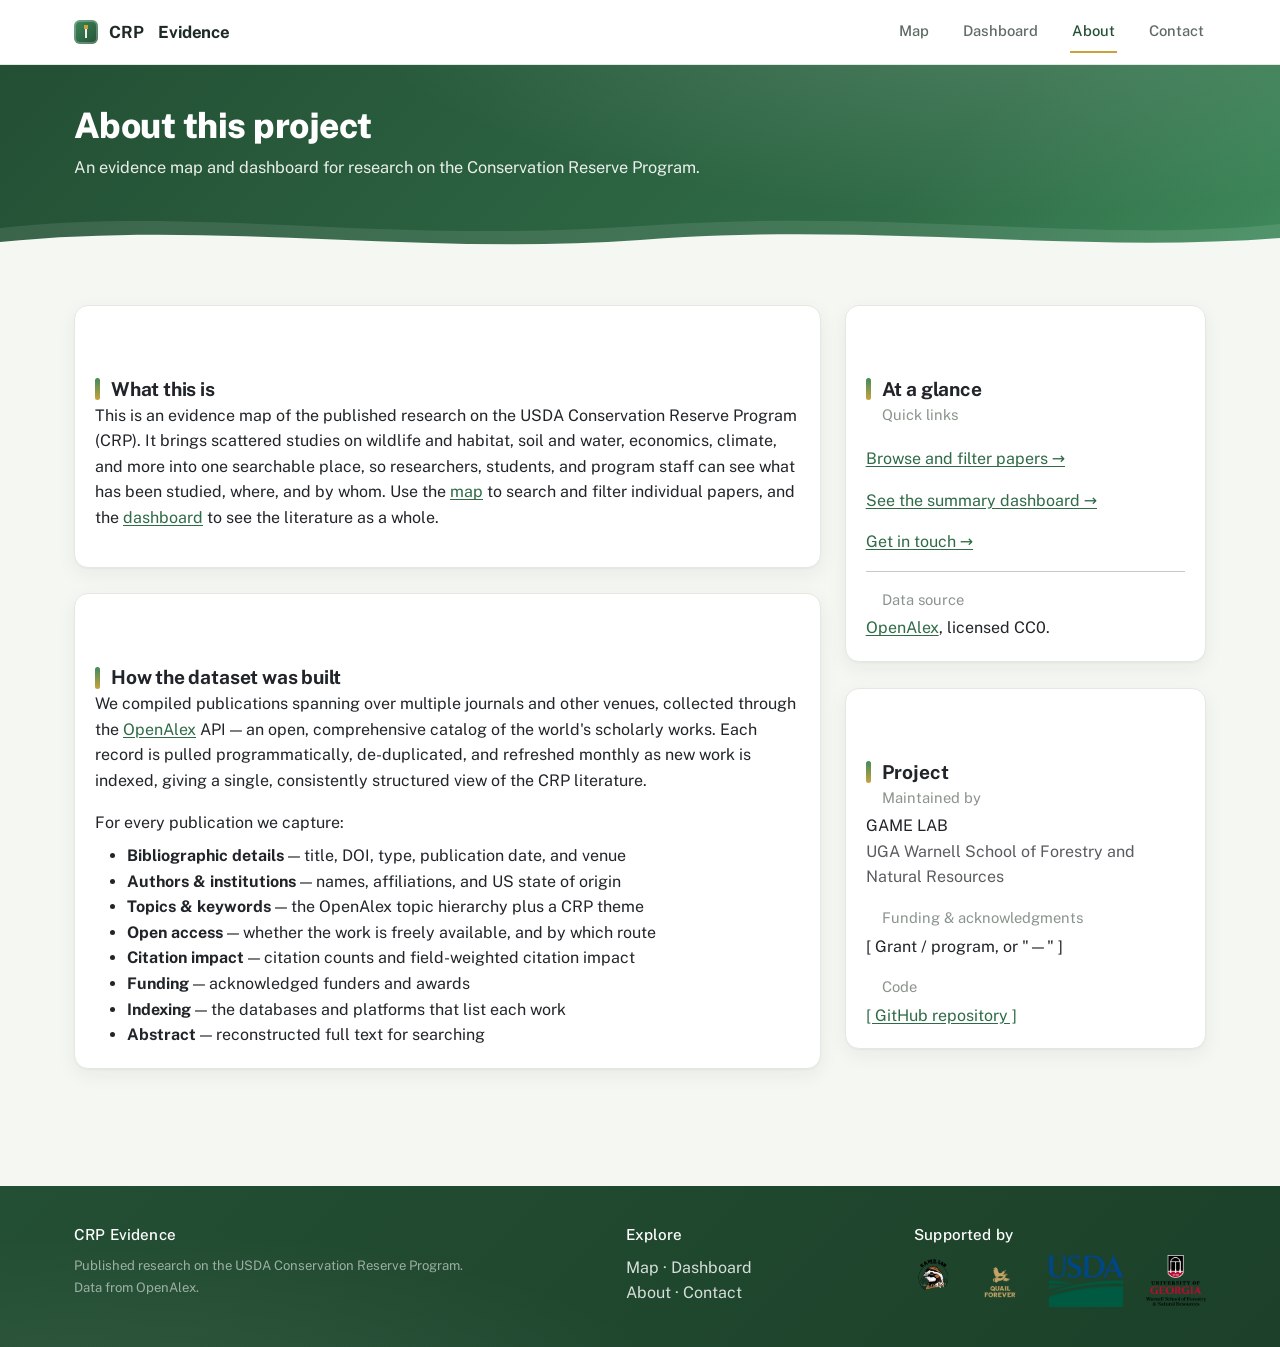
<file: about.html>
<!DOCTYPE html>
<html lang="en">
<head>
    <meta charset="UTF-8" />
    <meta name="viewport" content="width=device-width, initial-scale=1" />
    <title>About — CRP Evidence</title>
    <link rel="preconnect" href="https://fonts.googleapis.com">
    <link rel="preconnect" href="https://fonts.gstatic.com" crossorigin>
    <link href="https://fonts.googleapis.com/css2?family=Public+Sans:wght@400;500;600;700&display=swap" rel="stylesheet">
    <link href="https://cdn.jsdelivr.net/npm/bootstrap@5.3.0/dist/css/bootstrap.min.css" rel="stylesheet" />
    <link href="styles.css" rel="stylesheet" />
</head>
<body>

    <nav class="crp-nav">
        <div class="inner">
            <a class="crp-brand" href="index.html"><span class="mark"></span> CRP&nbsp;<span class="full">Evidence</span></a>
            <a class="link" href="index.html">Map</a>
            <a class="link" href="dashboard.html">Dashboard</a>
            <a class="link active" href="about.html">About</a>
            <a class="link" href="contact.html">Contact</a>
        </div>
    </nav>

    <header class="page-head">
        <div class="inner">
            <h1>About this project</h1>
            <p>An evidence map and dashboard for research on the Conservation Reserve Program.</p>
        </div>
    </header>

    <div class="wrap">
        <div class="row">
            <div class="col-lg-8">

                <!-- ==== WHAT THIS IS ===========================================
                     Replace the sample paragraph below with your own description. -->
                <div class="card"><div class="card-body">
                    <h2 class="section-title">What this is</h2>
                    <!-- <p class="text-muted" style="font-size:.85rem">Sample text — replace with your own.</p> -->
                    <p>This is an evidence map of the published research on the USDA
                       Conservation Reserve Program (CRP). It brings scattered studies on wildlife and
                       habitat, soil and water, economics, climate, and more into one searchable place,
                       so researchers, students, and program staff can see what has been studied, where,
                       and by whom. Use the <a href="index.html">map</a> to search and filter individual
                       papers, and the <a href="dashboard.html">dashboard</a> to see the literature as a
                       whole.</p>
                </div></div>

                <!-- ==== THE DATASET ============================================
                     Fill in [X] / [N]; the captured-information list is accurate. -->
                <div class="card"><div class="card-body">
                    <h2 class="section-title">How the dataset was built</h2>
                    <p>We compiled publications spanning
                       over multiple journals and other venues, collected through the
                       <a href="https://openalex.org" target="_blank" rel="noopener">OpenAlex</a> API —
                       an open, comprehensive catalog of the world's scholarly works. Each record is
                       pulled programmatically, de-duplicated, and refreshed monthly as new work is indexed,
                       giving a single, consistently structured view of the CRP literature.</p>

                    <p class="mb-2">For every publication we capture:</p>
                    <ul class="mb-0">
                        <li><strong>Bibliographic details</strong> — title, DOI, type, publication date, and venue</li>
                        <li><strong>Authors &amp; institutions</strong> — names, affiliations, and US state of origin</li>
                        <li><strong>Topics &amp; keywords</strong> — the OpenAlex topic hierarchy plus a CRP theme</li>
                        <li><strong>Open access</strong> — whether the work is freely available, and by which route</li>
                        <li><strong>Citation impact</strong> — citation counts and field-weighted citation impact</li>
                        <li><strong>Funding</strong> — acknowledged funders and awards</li>
                        <li><strong>Indexing</strong> — the databases and platforms that list each work</li>
                        <li><strong>Abstract</strong> — reconstructed full text for searching</li>
                    </ul>
                </div></div>

            </div>

            <div class="col-lg-4">
                <div class="card"><div class="card-body">
                    <h2 class="section-title">At a glance</h2>
                    <p class="section-sub">Quick links</p>
                    <p><a href="index.html">Browse and filter papers →</a></p>
                    <p><a href="dashboard.html">See the summary dashboard →</a></p>
                    <p><a href="contact.html">Get in touch →</a></p>
                    <hr>
                    <p class="section-sub mb-1">Data source</p>
                    <p class="mb-0"><a href="https://openalex.org" target="_blank" rel="noopener">OpenAlex</a>,
                       licensed CC0.</p>
                </div></div>

                <!-- EDIT these placeholders with your project details -->
                <div class="card"><div class="card-body">
                    <h2 class="section-title">Project</h2>
                    <p class="section-sub mb-1">Maintained by</p>
                    <p class="mb-3">GAME LAB<br><span class="text-muted">UGA Warnell School of Forestry and Natural Resources </span></p>

                    <p class="section-sub mb-1">Funding &amp; acknowledgments</p>
                    <p class="mb-3">[ Grant / program, or "—" ]</p>

                    <p class="section-sub mb-1">Code</p>
                    <p class="mb-0"><a href="#">[ GitHub repository ]</a></p>
                </div></div>
            </div>
        </div>
    </div>

    <footer class="crp-footer">
        <div class="inner">
            <div>
                <h4>CRP Evidence</h4>
                <div class="muted">Published research on the USDA Conservation Reserve Program.<br>Data from OpenAlex.</div>
            </div>
            <div>
                <h4>Explore</h4>
                <div><a href="index.html">Map</a> · <a href="dashboard.html">Dashboard</a></div>
                <div><a href="about.html">About</a> · <a href="contact.html">Contact</a></div>
            </div>
            <!-- ==== SPONSOR LOGOS ==========================================
                 Put logo files in the /logos subfolder; update each src and alt.
                 Add or remove a .logo-chip to match how many you have (3-4).
                 Transparent PNG or SVG looks best on the chips. -->
            <div>
                <h4>Supported by</h4>
                <div class="foot-logos">
                    <span class="logo-chip"><img src="logos/logo-1.png" alt="[ Institution 1 ]"></span>
                    <span class="logo-chip"><img src="logos/logo-2.png" alt="[ Institution 2 ]"></span>
                    <span class="logo-chip"><img src="logos/logo-3.png" alt="[ Institution 3 ]"></span>
                    <span class="logo-chip"><img src="logos/logo-4.png" alt="[ Institution 4 ]"></span>
                </div>
            </div>
        </div>
    </footer>

    <script src="https://cdn.jsdelivr.net/npm/bootstrap@5.3.0/dist/js/bootstrap.bundle.min.js"></script>
</body>
</html>
</file>
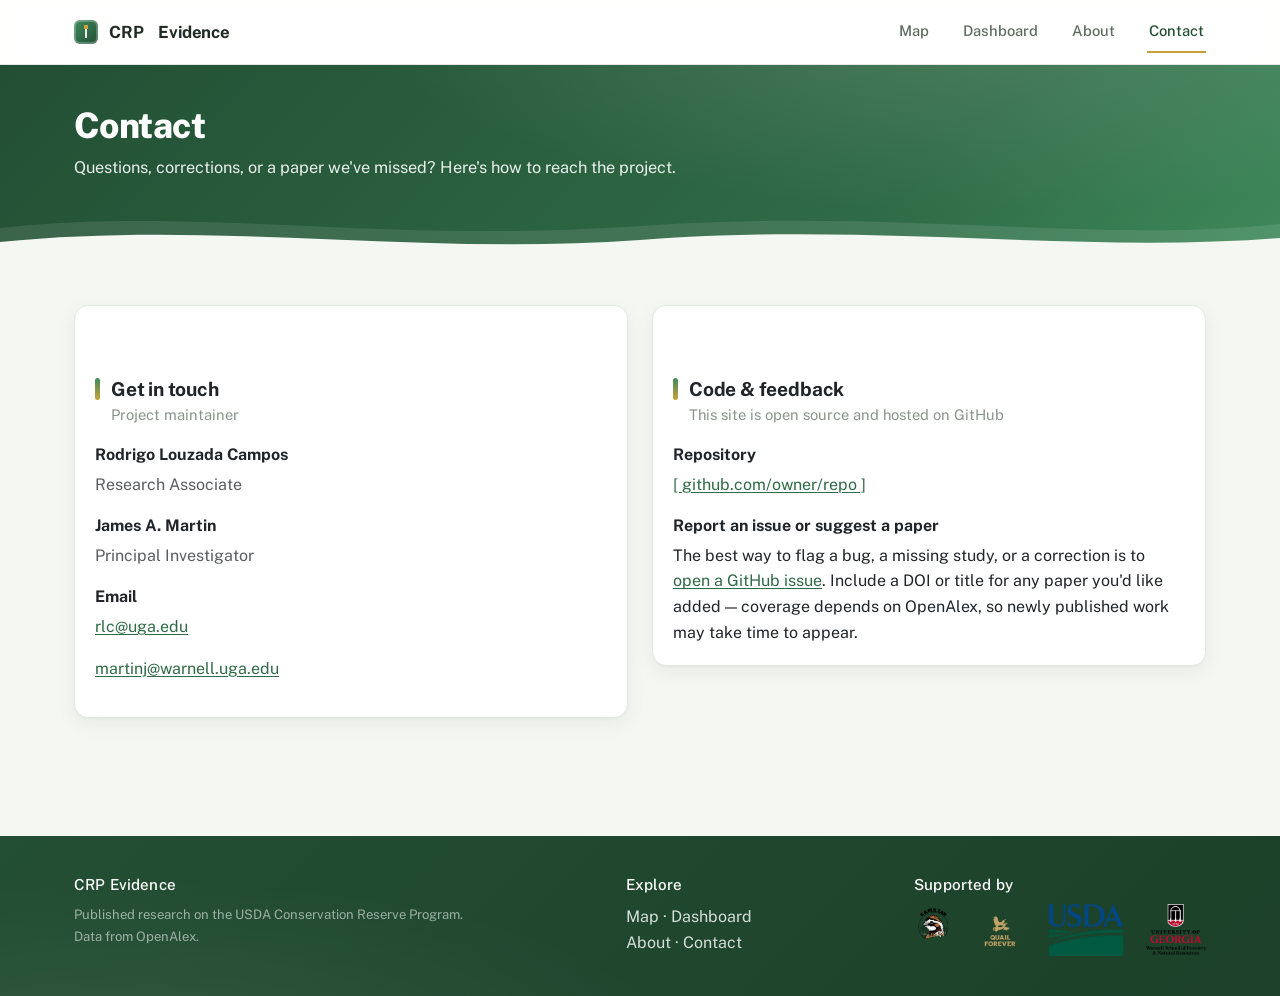
<file: contact.html>
<!DOCTYPE html>
<html lang="en">
<head>
    <meta charset="UTF-8" />
    <meta name="viewport" content="width=device-width, initial-scale=1" />
    <title>Contact — CRP Evidence</title>
    <link rel="preconnect" href="https://fonts.googleapis.com">
    <link rel="preconnect" href="https://fonts.gstatic.com" crossorigin>
    <link href="https://fonts.googleapis.com/css2?family=Public+Sans:wght@400;500;600;700&display=swap" rel="stylesheet">
    <link href="https://cdn.jsdelivr.net/npm/bootstrap@5.3.0/dist/css/bootstrap.min.css" rel="stylesheet" />
    <link href="styles.css" rel="stylesheet" />
</head>
<body>

    <nav class="crp-nav">
        <div class="inner">
            <a class="crp-brand" href="index.html"><span class="mark"></span> CRP&nbsp;<span class="full">Evidence</span></a>
            <a class="link" href="index.html">Map</a>
            <a class="link" href="dashboard.html">Dashboard</a>
            <a class="link" href="about.html">About</a>
            <a class="link active" href="contact.html">Contact</a>
        </div>
    </nav>

    <header class="page-head">
        <div class="inner">
            <h1>Contact</h1>
            <p>Questions, corrections, or a paper we've missed? Here's how to reach the project.</p>
        </div>
    </header>

    <div class="wrap">
        <div class="row">

            <!-- EDIT all placeholder values below. This site is hosted statically
                 (GitHub Pages), so there is no contact form / backend. -->
            <div class="col-lg-6">
                <div class="card"><div class="card-body">
    <h2 class="section-title">Get in touch</h2>
    <p class="section-sub mb-3">Project maintainer</p>

    <p class="mb-1"><strong>Rodrigo Louzada Campos</strong></p>
    <p class="text-muted mb-3">Research Associate</p>

    <p class="mb-1"><strong>James A. Martin</strong></p>
    <p class="text-muted mb-3">Principal Investigator</p>

    <p class="mb-1"><strong>Email</strong></p>
    <p class="mb-3"><a href="mailto:[rlc@uga.edu]">rlc@uga.edu</a></p>
    <p class="mb-3"><a href="mailto:[martinj@warnell.uga.edu]">martinj@warnell.uga.edu</a></p>

    <!--<p class="mb-1"><strong>Website</strong></p>
    <p class="mb-0"><a href="#">[ project or lab website ]</a></p>  -->
</div></div>
            </div>

            <div class="col-lg-6">
                <div class="card"><div class="card-body">
                    <h2 class="section-title">Code &amp; feedback</h2>
                    <p class="section-sub mb-3">This site is open source and hosted on GitHub</p>

                    <p class="mb-1"><strong>Repository</strong></p>
                    <p class="mb-3"><a href="#">[ github.com/owner/repo ]</a></p>

                    <p class="mb-1"><strong>Report an issue or suggest a paper</strong></p>
                    <p class="mb-0">
                        The best way to flag a bug, a missing study, or a correction is to
                        <a href="#">open a GitHub issue</a>. Include a DOI or title for any paper you'd
                        like added — coverage depends on OpenAlex, so newly published work may take time to appear.
                    </p>
                </div></div>
            </div>

        </div>
    </div>

    <footer class="crp-footer">
        <div class="inner">
            <div>
                <h4>CRP Evidence</h4>
                <div class="muted">Published research on the USDA Conservation Reserve Program.<br>Data from OpenAlex.</div>
            </div>
            <div>
                <h4>Explore</h4>
                <div><a href="index.html">Map</a> · <a href="dashboard.html">Dashboard</a></div>
                <div><a href="about.html">About</a> · <a href="contact.html">Contact</a></div>
            </div>
            <!-- ==== SPONSOR LOGOS ==========================================
                 Put logo files in the /logos subfolder; update each src and alt.
                 Add or remove a .logo-chip to match how many you have (3-4).
                 Transparent PNG or SVG looks best on the chips. -->
            <div>
                <h4>Supported by</h4>
                <div class="foot-logos">
                    <span class="logo-chip"><img src="logos/logo-1.png" alt="[ Institution 1 ]"></span>
                    <span class="logo-chip"><img src="logos/logo-2.png" alt="[ Institution 2 ]"></span>
                    <span class="logo-chip"><img src="logos/logo-3.png" alt="[ Institution 3 ]"></span>
                    <span class="logo-chip"><img src="logos/logo-4.png" alt="[ Institution 4 ]"></span>
                </div>
            </div>
        </div>
    </footer>

    <script src="https://cdn.jsdelivr.net/npm/bootstrap@5.3.0/dist/js/bootstrap.bundle.min.js"></script>
</body>
</html>
</file>
<file: styles.css>
/* CRP Evidence — shared design system
   One typeface (Public Sans, the US federal/USDA face), a refined green identity,
   and grounded decoration: a rolling-field horizon under each header, generous
   spacing, section ticks, and quiet motion. Consistent across every page. */

:root {
  --green:    #2f6b46;
  --green-d:  #234f34;
  --green-l:  #3f8a5c;
  --wheat:    #c9a23b;
  --wheat-d:  #a8852c;
  --ink:      #1f2a24;
  --muted:    #5f6b62;
  --faint:    #8a948b;
  --line:     #e4e8e2;
  --line-2:   #eef1ec;
  --bg:       #f4f7f2;
  --card:     #ffffff;
  --shadow:   0 1px 2px rgba(31,42,36,.04), 0 6px 20px rgba(31,42,36,.06);
  --shadow-h: 0 4px 10px rgba(31,42,36,.07), 0 16px 40px rgba(31,42,36,.10);
}

* { box-sizing: border-box; }
html { scroll-behavior: smooth; }
body {
  font-family: "Public Sans", system-ui, -apple-system, "Segoe UI", sans-serif;
  color: var(--ink);
  background: var(--bg);
  margin: 0;
  line-height: 1.6;
  -webkit-font-smoothing: antialiased;
}
a { color: var(--green); text-underline-offset: 2px; }
a:hover { color: var(--green-d); }

/* ---- top navigation (shared) --------------------------------------------- */
.crp-nav {
  background: rgba(255,255,255,.92);
  backdrop-filter: saturate(140%) blur(8px);
  border-bottom: 1px solid var(--line);
  position: sticky; top: 0; z-index: 1030;
}
.crp-nav .inner {
  max-width: 1180px; margin: 0 auto;
  display: flex; align-items: center; gap: 8px;
  padding: 0 24px; min-height: 64px;
}
.crp-brand {
  font-weight: 700; font-size: 1.05rem; letter-spacing: -.01em;
  color: var(--ink); text-decoration: none; margin-right: auto;
  display: flex; align-items: center; gap: 11px;
}
.crp-brand .mark {
  width: 24px; height: 24px; border-radius: 6px; flex: none;
  background: linear-gradient(135deg, var(--green-l), var(--green-d));
  box-shadow: inset 0 0 0 2px rgba(255,255,255,.25);
  position: relative;
}
.crp-brand .mark::after {   /* a small sprout glyph, grounded in the subject */
  content: ""; position: absolute; inset: 0;
  background:
    radial-gradient(2.2px 2.2px at 12px 7px, var(--wheat) 99%, transparent),
    linear-gradient(to top, rgba(255,255,255,.9), rgba(255,255,255,.9)) 11px 9px/2px 9px no-repeat;
}
.crp-nav a.link {
  color: var(--muted); text-decoration: none; font-weight: 500; font-size: .92rem;
  padding: 8px 2px; border-bottom: 2px solid transparent; transition: color .15s ease;
}
.crp-nav a.link + a.link { margin-left: 22px; }
.crp-nav a.link:hover { color: var(--ink); }
.crp-nav a.link.active { color: var(--green-d); border-bottom-color: var(--wheat); }

/* ---- hero / page header with rolling-field horizon ----------------------- */
.crp-hero, .page-head {
  position: relative;
  color: #fff;
  background:
    radial-gradient(1100px 380px at 78% -40%, rgba(255,255,255,.16), transparent 60%),
    linear-gradient(135deg, var(--green-d), var(--green) 70%, var(--green-l));
  isolation: isolate;
}
/* the field silhouette — url("data:image/svg+xml,%3Csvg%20xmlns%3D%22http%3A%2F%2Fwww.w3.org%2F2000%2Fsvg%22%20viewBox%3D%220%200%201440%2064%22%20preserveAspectRatio%3D%22none%22%3E%3Cpath%20fill%3D%22rgba%28255%2C255%2C255%2C0.10%29%22%20d%3D%22M0%2C30%20C220%2C8%20430%2C46%20720%2C28%20C1010%2C10%201230%2C46%201440%2C26%20L1440%2C64%20L0%2C64%20Z%22%2F%3E%3Cpath%20fill%3D%22%23f4f7f2%22%20d%3D%22M0%2C44%20C240%2C22%20470%2C58%20720%2C42%20C980%2C24%201210%2C56%201440%2C40%20L1440%2C64%20L0%2C64%20Z%22%2F%3E%3C%2Fsvg%3E") gets injected as an <svg> data URI */
.crp-hero::after, .page-head::after {
  content: ""; position: absolute; left: 0; right: 0; bottom: -1px; height: 64px;
  background: url("data:image/svg+xml,%3Csvg%20xmlns%3D%22http%3A%2F%2Fwww.w3.org%2F2000%2Fsvg%22%20viewBox%3D%220%200%201440%2064%22%20preserveAspectRatio%3D%22none%22%3E%3Cpath%20fill%3D%22rgba%28255%2C255%2C255%2C0.10%29%22%20d%3D%22M0%2C30%20C220%2C8%20430%2C46%20720%2C28%20C1010%2C10%201230%2C46%201440%2C26%20L1440%2C64%20L0%2C64%20Z%22%2F%3E%3Cpath%20fill%3D%22%23f4f7f2%22%20d%3D%22M0%2C44%20C240%2C22%20470%2C58%20720%2C42%20C980%2C24%201210%2C56%201440%2C40%20L1440%2C64%20L0%2C64%20Z%22%2F%3E%3C%2Fsvg%3E") bottom / 100% 64px no-repeat;
  pointer-events: none;
}
.crp-hero .inner { max-width: 1180px; margin: 0 auto; padding: 64px 24px 104px; }
.crp-hero .accent { width: 56px; height: 4px; background: var(--wheat); border-radius: 2px; margin-bottom: 24px; }
.crp-hero h1 { font-weight: 800; font-size: clamp(2rem, 4.4vw, 2.9rem); margin: 0 0 .6rem; letter-spacing: -.02em; line-height: 1.08; }
.crp-hero p { font-size: 1.1rem; max-width: 58ch; margin: 0 0 1.6rem; color: rgba(255,255,255,.92); }
.crp-hero .btn-crp + .btn-crp { margin-left: 10px; }

.page-head .inner { max-width: 1180px; margin: 0 auto; padding: 40px 24px 80px; }
.page-head h1 { font-weight: 800; margin: 0; font-size: clamp(1.6rem, 3.2vw, 2.2rem); letter-spacing: -.015em; }
.page-head p { margin: .45rem 0 0; color: rgba(255,255,255,.9); font-size: 1.02rem; }

@media (prefers-reduced-motion: no-preference) {
  .crp-hero .inner > *, .page-head .inner > * { animation: rise .55s cubic-bezier(.2,.7,.2,1) both; }
  .crp-hero .inner > *:nth-child(2) { animation-delay: .05s; }
  .crp-hero .inner > *:nth-child(3) { animation-delay: .10s; }
  .crp-hero .inner > *:nth-child(4) { animation-delay: .15s; }
}

/* ---- buttons ------------------------------------------------------------- */
.btn-crp {
  background: #fff; color: var(--green-d); border: 1px solid transparent;
  font-weight: 600; border-radius: 9px; padding: 10px 20px; text-decoration: none;
  display: inline-block; transition: transform .15s ease, box-shadow .15s ease;
}
.btn-crp:hover { color: var(--green-d); box-shadow: 0 6px 18px rgba(0,0,0,.2); transform: translateY(-1px); }
.btn-crp.ghost { background: transparent; color: #fff; border-color: rgba(255,255,255,.55); }
.btn-crp.ghost:hover { background: rgba(255,255,255,.14); color: #fff; }

.btn-success { background: var(--green); border-color: var(--green); }
.btn-success:hover { background: var(--green-d); border-color: var(--green-d); }
.btn-outline-success { color: var(--green); border-color: var(--green); }
.btn-outline-success:hover { background: var(--green); border-color: var(--green); }

/* ---- layout containers --------------------------------------------------- */
.wrap { max-width: 1180px; margin: 0 auto; padding: 44px 24px 64px; }
.section-title {
  font-weight: 700; font-size: 1.2rem; margin: 52px 0 2px; letter-spacing: -.01em;
  display: flex; align-items: center; gap: 11px;
}
.section-title::before {
  content: ""; width: 5px; height: 22px; border-radius: 3px; flex: none;
  background: linear-gradient(to bottom, var(--green-l), var(--wheat));
}
.section-sub { color: var(--faint); font-size: .92rem; margin: 0 0 20px 16px; }
/* first section after the KPI band shouldn't push too far */
.wrap > .card:first-of-type + .section-title { margin-top: 40px; }

/* ---- cards --------------------------------------------------------------- */
.card {
  background: var(--card);
  border: 1px solid var(--line);
  border-radius: 14px;
  box-shadow: var(--shadow);
  margin-bottom: 1.6rem;
  overflow: hidden;
  transition: box-shadow .25s ease, transform .25s ease;
}
.card:has(.chart-container):hover { box-shadow: var(--shadow-h); transform: translateY(-2px); }
.card-header {
  background: linear-gradient(to bottom, #fbfdfa, #f7faf6);
  color: var(--ink);
  border-bottom: 1px solid var(--line-2);
  font-weight: 600; font-size: 1rem;
  padding: 14px 18px;
  display: flex; align-items: center;
}
.card-header::before {   /* small marker dot, refined data-card look */
  content: ""; width: 9px; height: 9px; border-radius: 3px; margin-right: 10px; flex: none;
  background: var(--green-l);
}
.card-body { padding: 20px; }

/* dashboard chart cards */
.chart-container { position: relative; width: 100%; aspect-ratio: 2 / 1; padding: 8px 6px 4px; }
.chart-container canvas { display: block; width: 100% !important; height: 100% !important; }
.ov-chart { position: relative; height: 210px; }
.ov-chart canvas { display: block; width: 100% !important; height: 100% !important; }
.help-btn {
  background: #fff; border: 1px solid var(--line); color: var(--muted);
  width: 19px; height: 19px; border-radius: 50%; font-size: 11px; font-weight: 700;
  margin-left: auto; cursor: help; line-height: 1; padding: 0;
}
.help-btn:hover { border-color: var(--green-l); color: var(--green-d); }

@media (prefers-reduced-motion: no-preference) {
  .wrap .card { animation: rise .5s cubic-bezier(.2,.7,.2,1) both; }
}
@keyframes rise { from { opacity: 0; transform: translateY(10px); } to { opacity: 1; transform: none; } }

/* KPI band */
.kpi-card { border-top: 3px solid var(--green); }
.kpi-row > div { padding: 22px 16px; }
.kpi-row > div + div { border-left: 1px solid var(--line-2); }
.kpi-num { font-size: 2rem; font-weight: 800; color: var(--green-d); line-height: 1.05; letter-spacing: -.02em; }
.kpi-lbl { font-size: .76rem; color: var(--muted); text-transform: uppercase; letter-spacing: .06em; margin-top: 4px; }

/* filters */
.form-check-inline .form-check-label { font-size: .9rem; }
.form-control:focus { border-color: var(--green-l); box-shadow: 0 0 0 .2rem rgba(63,138,92,.18); }
.filter-toggle {
  background: #fff; border: 1px solid var(--line); color: var(--ink);
  border-radius: 9px; padding: 8px 16px; font-weight: 600; font-size: .9rem; cursor: pointer;
  transition: border-color .15s ease;
}
.filter-toggle:hover { border-color: var(--green-l); }
.filter-toggle .badge { background: var(--green); }
.form-label { font-weight: 600; font-size: .85rem; color: var(--muted); }

/* tables */
.table thead th { color: var(--muted); font-weight: 600; font-size: .8rem; text-transform: uppercase; letter-spacing: .04em; }
.table > :not(caption) > * > * { padding: .8rem .9rem; }

/* graph legend dots */
.legend-dot { display: inline-block; width: 12px; height: 12px; border-radius: 50%; vertical-align: middle; margin-right: 5px; }

/* badges */
.badge.bg-success { background: var(--green) !important; }

/* ---- sponsor logos in footer --------------------------------------------- */
.crp-footer .foot-logos { display: flex; align-items: center; gap: 22px; flex-wrap: wrap; }
.crp-footer .logo-chip { display: inline-flex; align-items: center; }
.crp-footer .logo-chip img { height: 52px; max-width: 150px; object-fit: contain; display: block; }

/* ---- footer (shared) ----------------------------------------------------- */
.crp-footer {
  position: relative; color: rgba(255,255,255,.82); margin-top: 28px;
  background:
    radial-gradient(900px 300px at 12% 140%, rgba(255,255,255,.07), transparent 60%),
    linear-gradient(135deg, var(--green-d), #1c4029);
}
.crp-footer .inner {
  max-width: 1180px; margin: 0 auto; padding: 40px 24px;
  display: flex; flex-wrap: wrap; gap: 28px; justify-content: space-between; align-items: flex-start;
}
.crp-footer h4 { color: #fff; font-size: .95rem; margin: 0 0 10px; letter-spacing: .01em; }
.crp-footer a { color: rgba(255,255,255,.82); text-decoration: none; }
.crp-footer a:hover { color: #fff; }
.crp-footer .muted { color: rgba(255,255,255,.55); font-size: .82rem; line-height: 1.7; }

/* accessibility / motion */
a:focus-visible, button:focus-visible, .btn-crp:focus-visible, input:focus-visible, .filter-toggle:focus-visible {
  outline: 2px solid var(--wheat); outline-offset: 2px;
}
@media (prefers-reduced-motion: reduce) { *, .card { animation: none !important; transition: none !important; } }

/* responsive */
@media (max-width: 600px) {
  .kpi-row > div + div { border-left: 0; border-top: 1px solid var(--line-2); }
  .crp-nav a.link + a.link { margin-left: 14px; }
  .crp-brand span.full { display: none; }
  .crp-hero .inner { padding: 48px 20px 92px; }
  .section-title { margin-top: 40px; }
}
</file>
